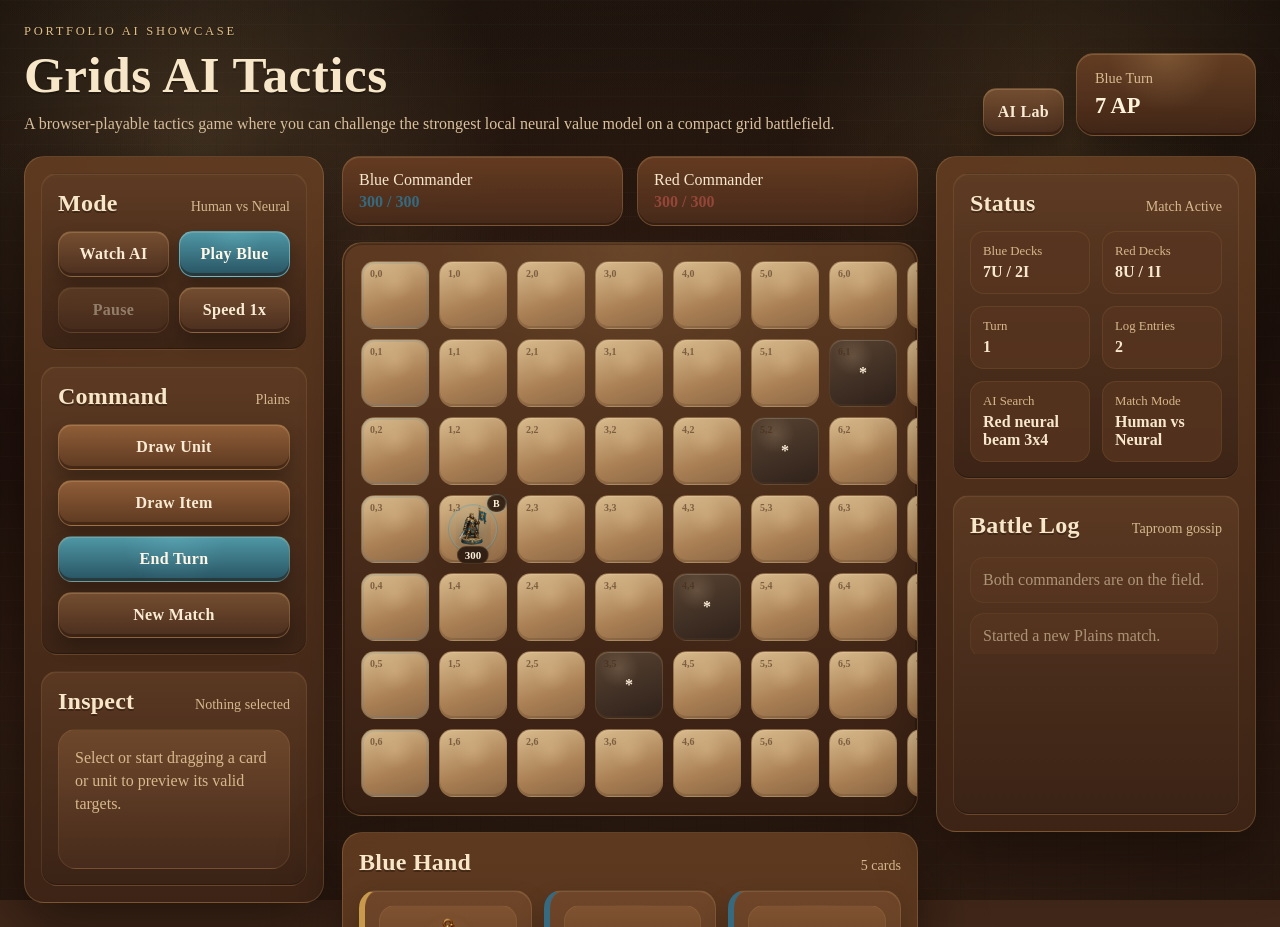
<file: index.html>
<!DOCTYPE html>
<html lang="en">
<head>
  <meta charset="UTF-8">
  <meta name="viewport" content="width=device-width, initial-scale=1.0">
  <meta http-equiv="refresh" content="0; url=./web/">
  <title>Grids AI Tactics</title>
  <link rel="canonical" href="./web/">
  <style>
    body {
      margin: 0;
      min-height: 100vh;
      display: grid;
      place-items: center;
      font-family: Georgia, serif;
      color: #f6e7cd;
      background: #21130f;
    }

    a {
      color: #65b6c6;
    }
  </style>
</head>
<body>
  <p>Opening <a href="./web/">Grids AI Tactics</a>.</p>
</body>
</html>
</file>
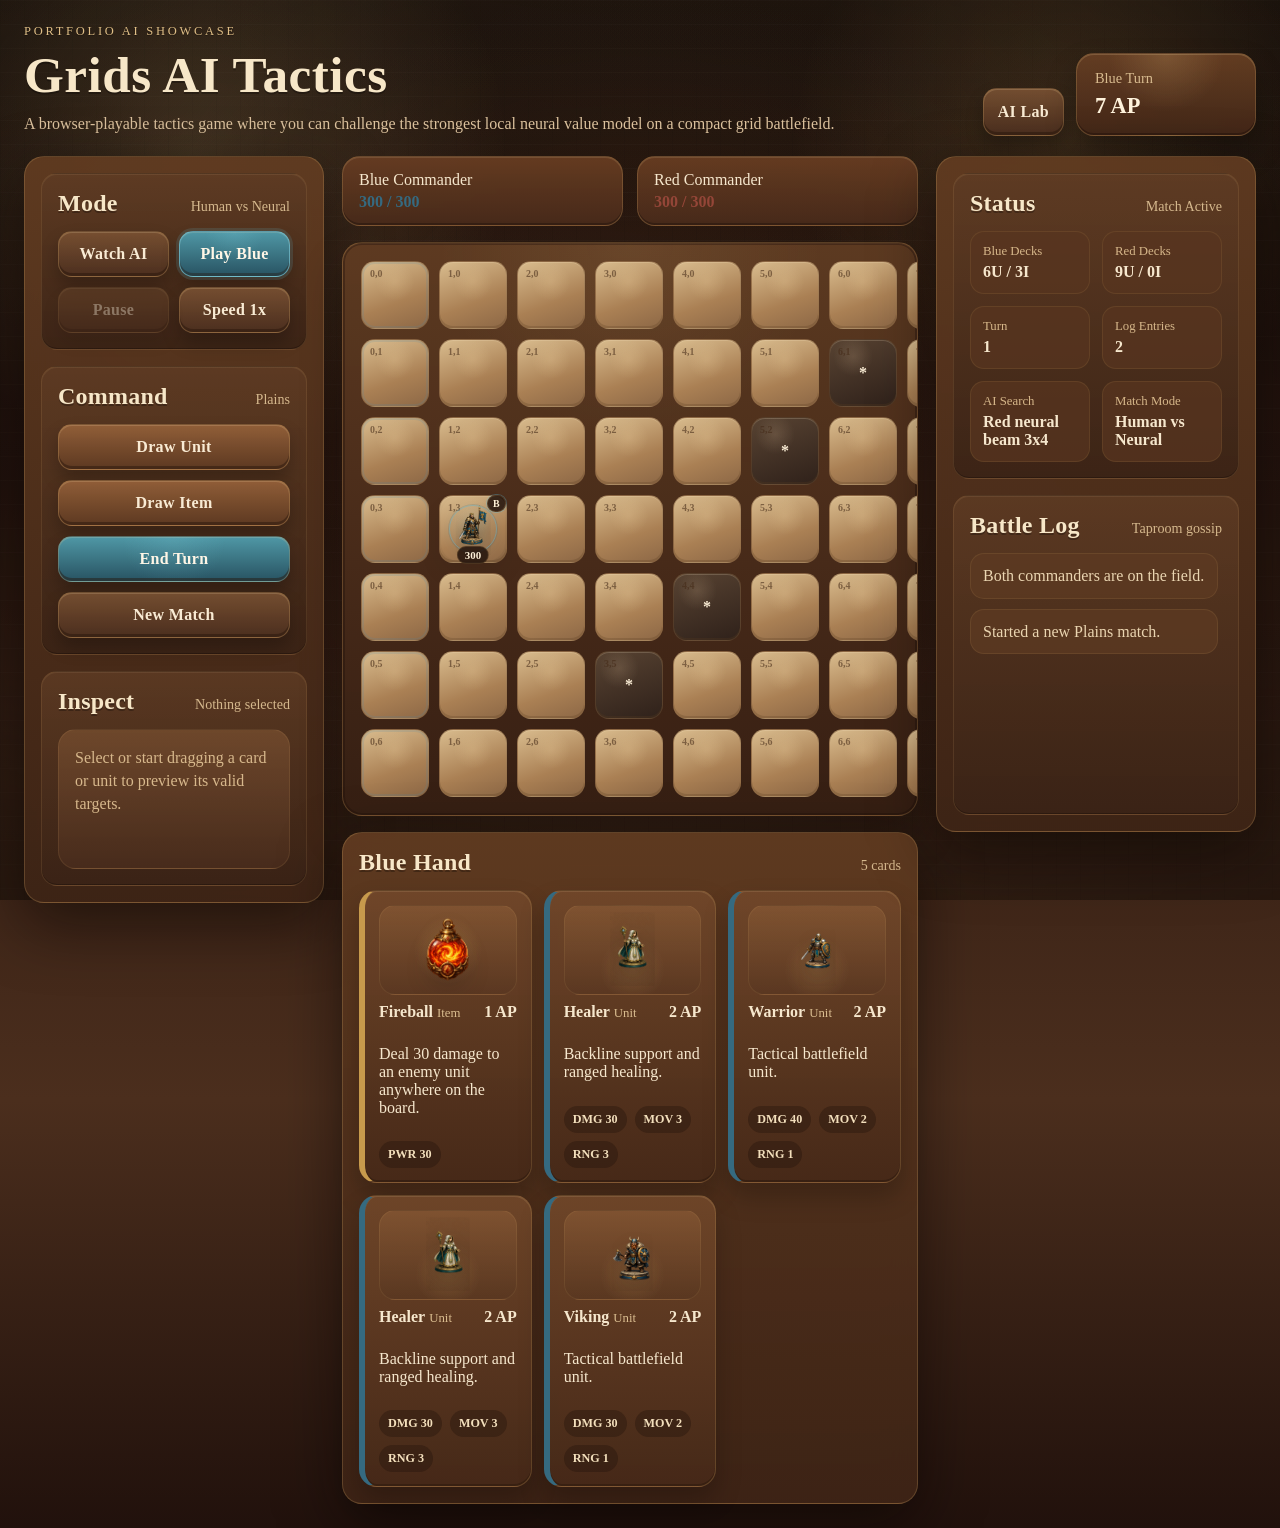
<file: web/index.html>
<!DOCTYPE html>
<html lang="en">
<head>
  <meta charset="UTF-8">
  <meta name="viewport" content="width=device-width, initial-scale=1.0">
  <title>Grids AI Tactics - Autonomous Board Game AI</title>
  <link rel="stylesheet" href="./styles.css">
</head>
<body>
  <div class="page-shell">
    <header class="topbar">
      <div>
        <p class="eyebrow">Portfolio AI Showcase</p>
        <h1>Grids AI Tactics</h1>
        <p class="subtitle">A browser-playable tactics game where you can challenge the strongest local neural value model on a compact grid battlefield.</p>
      </div>
      <div class="topbar-actions">
        <a class="action-btn ghost lab-link" href="./ai-lab.html">AI Lab</a>
        <div class="turn-card" id="turn-card">
          <span id="turn-label">Blue Turn</span>
          <strong id="actions-label">7 AP</strong>
        </div>
      </div>
    </header>

    <main class="layout">
      <aside class="panel panel-left">
        <section class="panel-block">
          <div class="panel-heading">
            <h2>Mode</h2>
            <span id="mode-label">Human vs Neural</span>
          </div>
          <div class="mode-grid" role="group" aria-label="Match mode">
            <button id="watch-ai-btn" class="action-btn ghost" type="button">Watch AI</button>
            <button id="play-blue-btn" class="action-btn primary" type="button">Play Blue</button>
          </div>
          <div class="mode-grid compact" role="group" aria-label="Spectator controls">
            <button id="pause-btn" class="action-btn ghost" type="button">Pause</button>
            <button id="speed-btn" class="action-btn ghost" type="button">Speed 1x</button>
          </div>
        </section>

        <section class="panel-block">
          <div class="panel-heading">
            <h2>Command</h2>
            <span id="map-label">Plains</span>
          </div>
          <div class="button-stack">
            <button id="draw-unit-btn" class="action-btn">Draw Unit</button>
            <button id="draw-item-btn" class="action-btn">Draw Item</button>
            <button id="end-turn-btn" class="action-btn primary">End Turn</button>
            <button id="reset-btn" class="action-btn ghost">New Match</button>
          </div>
        </section>

        <section class="panel-block">
          <div class="panel-heading">
            <h2>Inspect</h2>
            <span id="selection-kind">Nothing selected</span>
          </div>
          <div id="selection-card" class="selection-card empty">
            <p>Select or start dragging a card or unit to preview its valid targets.</p>
          </div>
        </section>
      </aside>

      <section class="board-stage">
        <div class="score-strip">
          <article class="score-card blue">
            <span>Blue Commander</span>
            <strong id="blue-commander-hp">300 / 300</strong>
          </article>
          <article class="score-card red">
            <span>Red Commander</span>
            <strong id="red-commander-hp">300 / 300</strong>
          </article>
        </div>

        <div class="board-frame">
          <div id="board" class="board" aria-label="Game board"></div>
        </div>

        <section class="hand-panel">
          <div class="panel-heading">
            <h2 id="hand-title">Blue Hand</h2>
            <span id="hand-count">0 cards</span>
          </div>
          <div id="hand" class="hand-row"></div>
        </section>
      </section>

      <aside class="panel panel-right">
        <section class="panel-block">
          <div class="panel-heading">
            <h2>Status</h2>
            <span id="winner-label">Match Active</span>
          </div>
          <div class="status-grid">
            <div>
              <span class="status-label">Blue Decks</span>
              <strong id="blue-deck-counts">0 / 0</strong>
            </div>
            <div>
              <span class="status-label">Red Decks</span>
              <strong id="red-deck-counts">0 / 0</strong>
            </div>
            <div>
              <span class="status-label">Turn</span>
              <strong id="turn-number">1</strong>
            </div>
            <div>
              <span class="status-label">Log Entries</span>
              <strong id="log-count">0</strong>
            </div>
            <div>
              <span class="status-label">AI Search</span>
              <strong id="ai-search-label">Neural value</strong>
            </div>
            <div>
              <span class="status-label">Match Mode</span>
              <strong id="match-mode-label">Human vs Neural</strong>
            </div>
          </div>
        </section>

        <section class="panel-block grow">
          <div class="panel-heading">
            <h2>Battle Log</h2>
            <span>Taproom gossip</span>
          </div>
          <div id="log" class="log-list"></div>
        </section>
      </aside>
    </main>
  </div>

  <script src="./assets/models/strongest-value-model.js"></script>
  <script src="./app.js"></script>
</body>
</html>
</file>
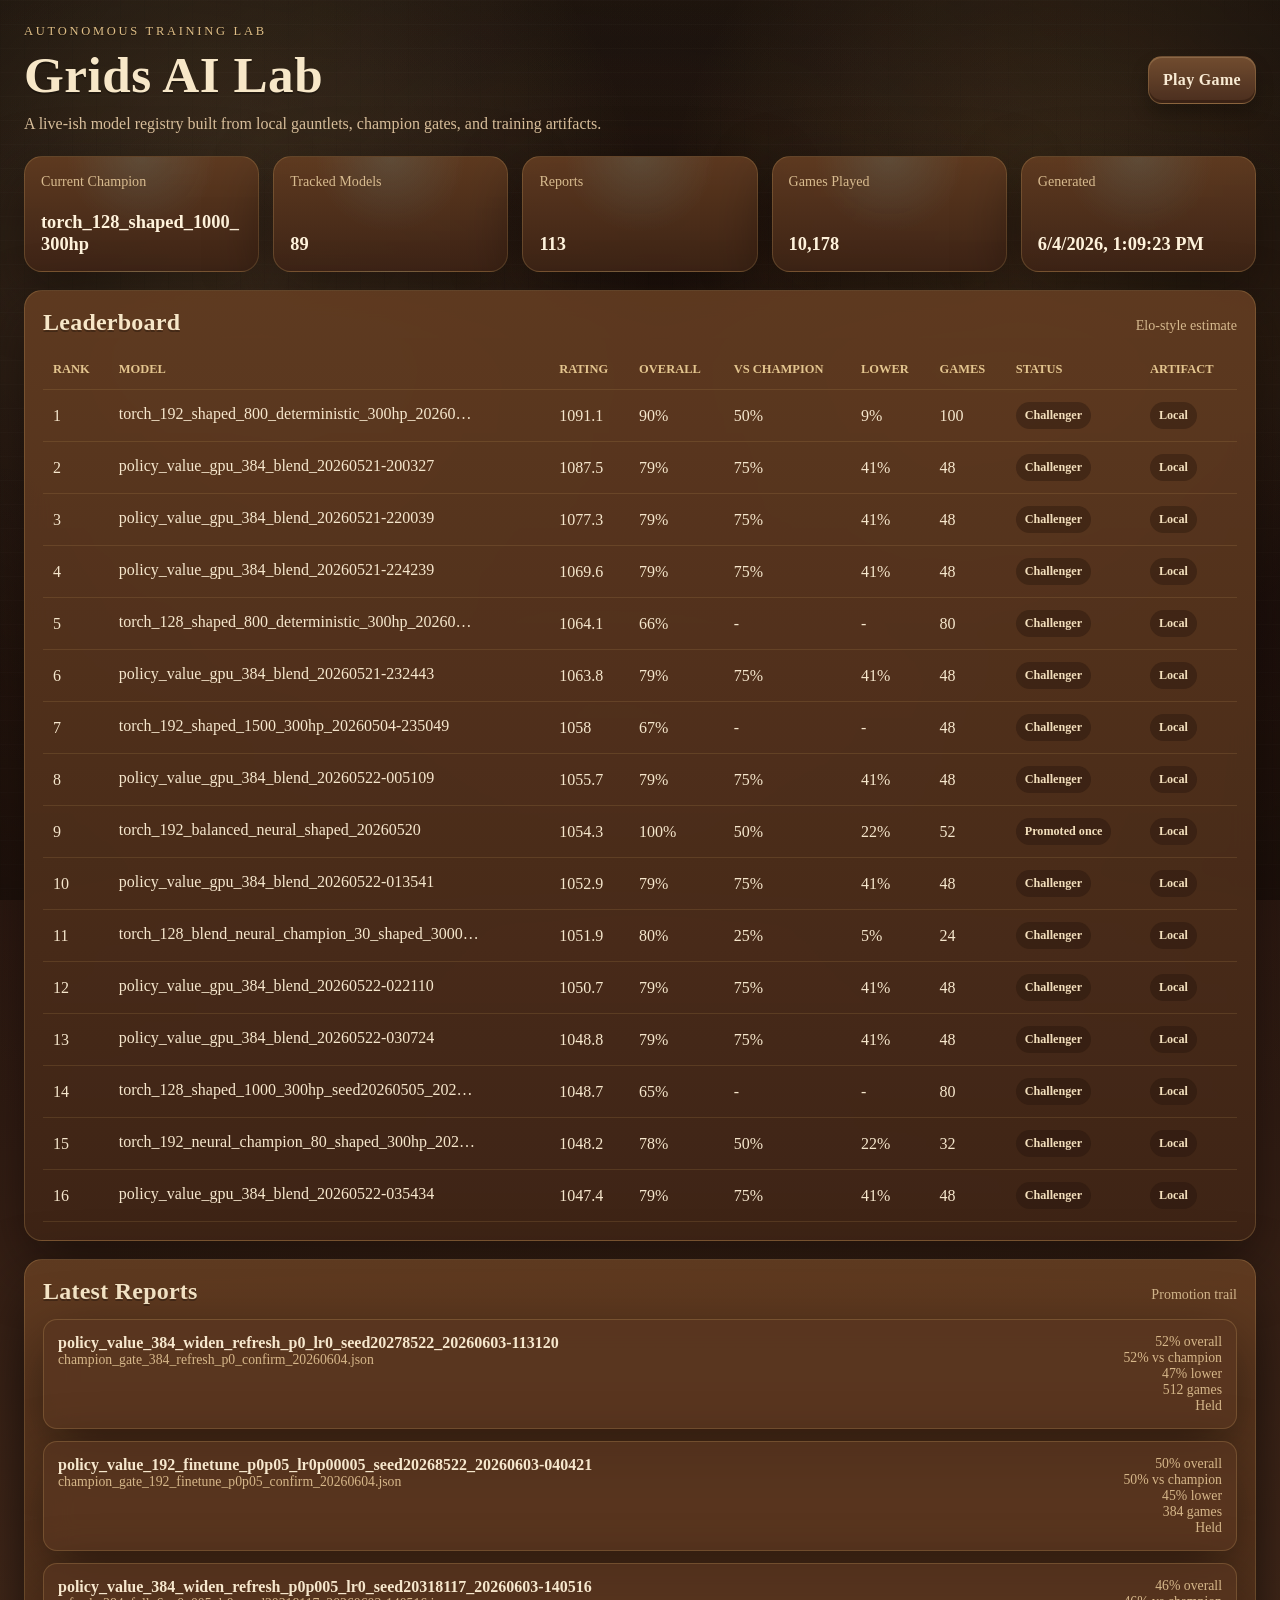
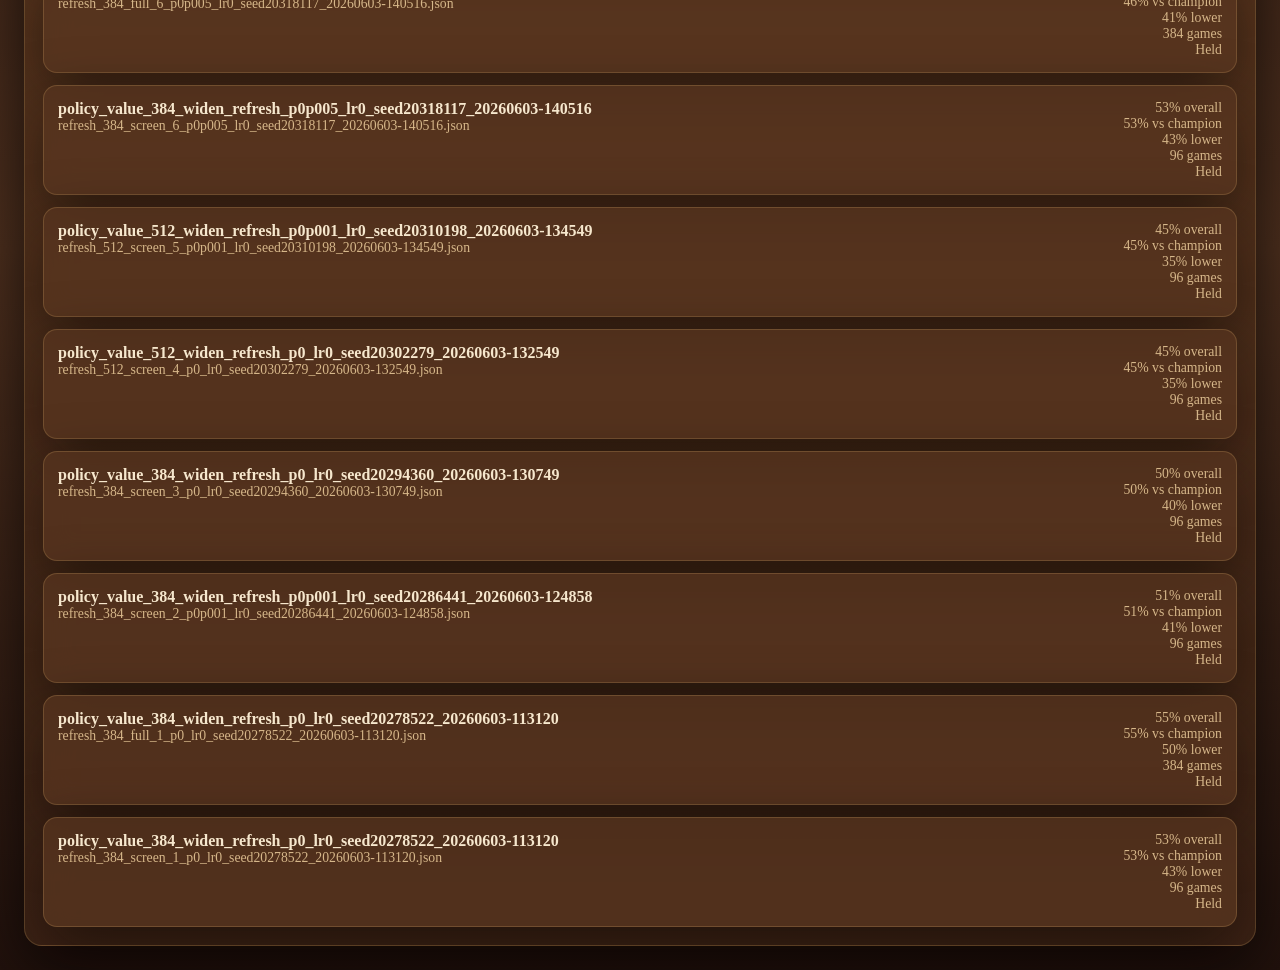
<file: web/ai-lab.html>
<!DOCTYPE html>
<html lang="en">
<head>
  <meta charset="UTF-8">
  <meta name="viewport" content="width=device-width, initial-scale=1.0">
  <title>Grids AI Lab - Model Progress</title>
  <link rel="stylesheet" href="./styles.css">
</head>
<body>
  <div class="page-shell lab-shell">
    <header class="topbar lab-topbar">
      <div>
        <p class="eyebrow">Autonomous Training Lab</p>
        <h1>Grids AI Lab</h1>
        <p class="subtitle">A live-ish model registry built from local gauntlets, champion gates, and training artifacts.</p>
      </div>
      <nav class="lab-nav" aria-label="Portfolio navigation">
        <a class="action-btn ghost lab-link" href="./index.html">Play Game</a>
      </nav>
    </header>

    <main class="lab-layout">
      <section class="lab-hero">
        <div class="lab-metric">
          <span>Current Champion</span>
          <strong id="champion-model">Loading</strong>
        </div>
        <div class="lab-metric">
          <span>Tracked Models</span>
          <strong id="model-count">0</strong>
        </div>
        <div class="lab-metric">
          <span>Reports</span>
          <strong id="report-count">0</strong>
        </div>
        <div class="lab-metric">
          <span>Games Played</span>
          <strong id="games-played-count">0</strong>
        </div>
        <div class="lab-metric">
          <span>Generated</span>
          <strong id="generated-at">-</strong>
        </div>
      </section>

      <section class="panel lab-panel">
        <div class="panel-heading">
          <h2>Leaderboard</h2>
          <span>Elo-style estimate</span>
        </div>
        <div class="lab-table-wrap">
          <table class="lab-table">
            <thead>
              <tr>
                <th>Rank</th>
                <th>Model</th>
                <th>Rating</th>
                <th>Overall</th>
                <th>Vs Champion</th>
                <th>Lower</th>
                <th>Games</th>
                <th>Status</th>
                <th>Artifact</th>
              </tr>
            </thead>
            <tbody id="leaderboard-body"></tbody>
          </table>
        </div>
      </section>

      <section class="panel lab-panel">
        <div class="panel-heading">
          <h2>Latest Reports</h2>
          <span>Promotion trail</span>
        </div>
        <div id="report-list" class="lab-report-list"></div>
      </section>
    </main>
  </div>

  <script src="./ai-lab.js"></script>
</body>
</html>
</file>
<file: web/styles.css>
:root {
  --bg-0: #21130f;
  --bg-1: #3c2418;
  --bg-2: #6a462d;
  --ink: #f6e7cd;
  --muted: #ccb188;
  --panel: rgba(74, 43, 24, 0.84);
  --panel-strong: rgba(94, 54, 28, 0.94);
  --line: rgba(211, 170, 104, 0.24);
  --shadow: 0 22px 60px rgba(8, 4, 2, 0.5);
  --blue: #356a80;
  --blue-bright: #65b6c6;
  --red: #944638;
  --red-bright: #d17b63;
  --gold: #c79a4c;
  --green: #688752;
  --wood-dark: #3d2418;
  --wood-mid: #70492f;
  --wood-light: #9f7148;
  --felt: #27453f;
  --candle: #ffd38a;
  --tile: clamp(36px, 7vw, 68px);
}

* {
  box-sizing: border-box;
}

body {
  margin: 0;
  min-height: 100vh;
  color: var(--ink);
  font-family: "Palatino Linotype", "Book Antiqua", Georgia, serif;
  background:
    radial-gradient(circle at 15% 10%, rgba(255, 211, 138, 0.2), transparent 18%),
    radial-gradient(circle at 84% 9%, rgba(255, 197, 108, 0.18), transparent 16%),
    radial-gradient(circle at 50% 30%, rgba(123, 74, 42, 0.2), transparent 38%),
    linear-gradient(180deg, #120b09, #26150f 30%, #4b2e1d 72%, #21110c);
}

body::before {
  content: "";
  position: fixed;
  inset: 0;
  pointer-events: none;
  background-image:
    linear-gradient(rgba(255, 255, 255, 0.025) 1px, transparent 1px),
    linear-gradient(90deg, rgba(0, 0, 0, 0.06) 1px, transparent 1px),
    linear-gradient(8deg, rgba(157, 111, 63, 0.14), rgba(67, 40, 23, 0.1) 38%, rgba(157, 111, 63, 0.08) 62%, rgba(28, 16, 10, 0.2));
  background-size: 24px 24px, 24px 24px, 100% 100%;
  opacity: 0.68;
}

body::after {
  content: "";
  position: fixed;
  inset: 0;
  pointer-events: none;
  background:
    radial-gradient(circle at center, transparent 38%, rgba(0, 0, 0, 0.26) 100%),
    linear-gradient(180deg, rgba(255, 205, 123, 0.06), transparent 24%, transparent 76%, rgba(0, 0, 0, 0.24));
}

.page-shell {
  position: relative;
  z-index: 1;
  padding: 24px;
}

.topbar {
  display: flex;
  justify-content: space-between;
  align-items: end;
  gap: 20px;
  margin-bottom: 20px;
}

.topbar-actions {
  display: flex;
  align-items: end;
  gap: 12px;
}

.eyebrow {
  margin: 0 0 6px;
  text-transform: uppercase;
  letter-spacing: 0.22em;
  font-size: 0.78rem;
  color: #e0bf87;
  text-shadow: 0 1px 0 rgba(0, 0, 0, 0.35);
}

h1, h2 {
  margin: 0;
  font-family: "Palatino Linotype", "Book Antiqua", Georgia, serif;
  letter-spacing: 0.01em;
  color: #f7e7c8;
  text-shadow: 0 2px 0 rgba(0, 0, 0, 0.28);
}

h1 {
  font-size: clamp(2rem, 4vw, 3.5rem);
}

.subtitle {
  margin: 8px 0 0;
  max-width: 52rem;
  color: #dbc19d;
  line-height: 1.5;
}

.turn-card,
.panel,
.board-frame,
.hand-panel,
.score-card {
  border: 1px solid var(--line);
  box-shadow: var(--shadow);
  backdrop-filter: blur(14px);
}

.turn-card {
  min-width: 180px;
  border-radius: 18px;
  padding: 16px 18px;
  display: flex;
  flex-direction: column;
  gap: 6px;
  background:
    radial-gradient(circle at top, rgba(255, 213, 145, 0.16), transparent 48%),
    linear-gradient(180deg, rgba(103, 63, 35, 0.94), rgba(67, 39, 24, 0.97));
  box-shadow:
    inset 0 1px 0 rgba(255, 224, 170, 0.18),
    inset 0 -2px 0 rgba(28, 13, 8, 0.4),
    0 16px 30px rgba(0, 0, 0, 0.3);
}

.turn-card span {
  font-size: 0.9rem;
  color: #d8bb8f;
}

.turn-card strong {
  font-size: 1.4rem;
  color: #fff3dc;
}

.layout {
  display: grid;
  grid-template-columns: minmax(240px, 300px) minmax(0, 1fr) minmax(260px, 320px);
  gap: 18px;
  align-items: start;
}

.panel,
.hand-panel,
.board-frame {
  border-radius: 20px;
  background:
    linear-gradient(180deg, rgba(98, 60, 33, 0.92), rgba(62, 36, 22, 0.96));
}

.panel {
  padding: 16px;
}

.panel-left,
.panel-right {
  display: flex;
  flex-direction: column;
  gap: 16px;
}

.panel-block {
  padding: 16px;
  border-radius: 16px;
  background:
    linear-gradient(180deg, rgba(95, 60, 36, 0.82), rgba(58, 35, 22, 0.9));
  border: 1px solid rgba(212, 166, 100, 0.14);
  box-shadow:
    inset 0 1px 0 rgba(255, 225, 182, 0.08),
    inset 0 -1px 0 rgba(19, 10, 6, 0.35);
}

.panel-block.grow {
  min-height: 320px;
}

.panel-heading {
  display: flex;
  justify-content: space-between;
  gap: 12px;
  align-items: baseline;
  margin-bottom: 14px;
}

.panel-heading span {
  color: #d5b88d;
  font-size: 0.88rem;
}

.button-stack {
  display: grid;
  gap: 10px;
}

.mode-grid {
  display: grid;
  grid-template-columns: repeat(2, minmax(0, 1fr));
  gap: 10px;
}

.mode-grid.compact {
  margin-top: 10px;
}

.action-btn {
  appearance: none;
  border: 1px solid rgba(212, 170, 105, 0.26);
  border-radius: 14px;
  padding: 13px 14px;
  font: inherit;
  font-weight: 700;
  letter-spacing: 0.02em;
  color: #f9ebd4;
  background:
    linear-gradient(180deg, rgba(147, 96, 57, 0.96), rgba(93, 57, 34, 0.98));
  cursor: pointer;
  box-shadow:
    inset 0 1px 0 rgba(255, 225, 182, 0.18),
    inset 0 -3px 0 rgba(39, 20, 11, 0.45),
    0 10px 18px rgba(0, 0, 0, 0.24);
  transition: transform 120ms ease, box-shadow 120ms ease, opacity 120ms ease, filter 120ms ease;
}

.action-btn:hover:not(:disabled) {
  transform: translateY(-1px);
  filter: brightness(1.05);
}

.action-btn:active:not(:disabled) {
  transform: translateY(2px);
  box-shadow:
    inset 0 2px 0 rgba(39, 20, 11, 0.32),
    inset 0 -1px 0 rgba(255, 225, 182, 0.08),
    0 4px 10px rgba(0, 0, 0, 0.22);
}

.action-btn:disabled {
  cursor: not-allowed;
  opacity: 0.4;
}

.action-btn.primary {
  color: #fff6e6;
  background:
    radial-gradient(circle at top, rgba(132, 214, 227, 0.16), transparent 42%),
    linear-gradient(180deg, #4f97a5, #285362);
}

.action-btn.ghost {
  background:
    linear-gradient(180deg, rgba(122, 82, 51, 0.9), rgba(76, 47, 31, 0.95));
}

.action-btn.active {
  border-color: rgba(135, 211, 225, 0.56);
  box-shadow:
    inset 0 1px 0 rgba(255, 232, 191, 0.14),
    inset 0 -3px 0 rgba(39, 20, 11, 0.36),
    0 0 0 3px rgba(101, 182, 198, 0.16),
    0 10px 18px rgba(0, 0, 0, 0.24);
}

.lab-link {
  display: inline-flex;
  align-items: center;
  justify-content: center;
  min-height: 48px;
  text-decoration: none;
}

.note {
  margin: 12px 0 0;
  color: #d8bc95;
  line-height: 1.45;
  font-size: 0.92rem;
}

.selection-card {
  min-height: 140px;
  border-radius: 18px;
  padding: 16px;
  background:
    linear-gradient(180deg, rgba(120, 79, 48, 0.74), rgba(74, 45, 29, 0.82));
  border: 1px solid rgba(217, 170, 104, 0.12);
}

.selection-card.empty {
  color: #d7b88c;
}

.selection-card h3 {
  margin: 0 0 8px;
  font-size: 1.1rem;
}

.selection-card p {
  margin: 0;
  line-height: 1.45;
}

.selection-meta {
  display: grid;
  grid-template-columns: repeat(2, minmax(0, 1fr));
  gap: 10px;
  margin-top: 12px;
}

.selection-meta strong {
  display: block;
  font-size: 1.05rem;
}

.selection-meta span {
  color: #d5b88b;
  font-size: 0.82rem;
}

.board-stage {
  display: flex;
  flex-direction: column;
  gap: 16px;
}

.score-strip {
  display: grid;
  grid-template-columns: repeat(2, minmax(0, 1fr));
  gap: 14px;
}

.score-card {
  padding: 14px 16px;
  border-radius: 18px;
  background:
    linear-gradient(180deg, rgba(104, 61, 34, 0.94), rgba(71, 42, 26, 0.98));
  display: flex;
  flex-direction: column;
  gap: 4px;
  box-shadow:
    inset 0 1px 0 rgba(255, 226, 184, 0.12),
    inset 0 -2px 0 rgba(21, 11, 8, 0.32);
}

.score-card.blue strong {
  color: var(--blue);
}

.score-card.red strong {
  color: var(--red);
}

.board-frame {
  padding: 18px;
  overflow: auto;
  background:
    radial-gradient(circle at top, rgba(255, 214, 140, 0.08), transparent 30%),
    linear-gradient(180deg, rgba(95, 59, 34, 0.96), rgba(54, 31, 19, 0.99));
  border: 1px solid rgba(205, 161, 94, 0.24);
  box-shadow:
    inset 0 0 0 2px rgba(31, 16, 9, 0.35),
    inset 0 1px 0 rgba(255, 226, 180, 0.08),
    0 22px 40px rgba(0, 0, 0, 0.3);
}

.board {
  width: max-content;
  margin: 0 auto;
  display: grid;
  grid-template-columns: repeat(10, var(--tile));
  gap: 10px;
}

.cell {
  width: var(--tile);
  height: var(--tile);
  position: relative;
  border-radius: 14px;
  border: 1px solid rgba(118, 85, 53, 0.44);
  display: grid;
  place-items: center;
  font-weight: 800;
  user-select: none;
  transition: transform 140ms ease, box-shadow 140ms ease, background 140ms ease, border-color 140ms ease;
  background:
    radial-gradient(circle at 50% 30%, rgba(255, 226, 173, 0.18), transparent 34%),
    linear-gradient(160deg, #d9bc8e, #aa8054 60%, #8d6846);
  box-shadow:
    inset 0 1px 0 rgba(255, 237, 204, 0.18),
    inset 0 -2px 0 rgba(90, 62, 34, 0.25);
}

.cell::before {
  content: attr(data-coord);
  position: absolute;
  left: 8px;
  top: 6px;
  font-size: 0.62rem;
  color: rgba(68, 42, 22, 0.58);
  font-weight: 700;
}

.cell.blocker {
  background:
    radial-gradient(circle at 35% 25%, rgba(255, 220, 179, 0.14), transparent 30%),
    linear-gradient(160deg, #584332, #2f211a);
  color: #f8ebd3;
}

.cell.deploy-blue {
  box-shadow: inset 0 0 0 2px rgba(68, 132, 165, 0.16);
}

.cell.deploy-red {
  box-shadow: inset 0 0 0 2px rgba(175, 88, 64, 0.16);
}

.cell.highlight-deploy,
.cell.highlight-move,
.cell.highlight-attack,
.cell.highlight-heal,
.cell.highlight-item {
  transform: translateY(-1px) scale(1.02);
}

.cell.highlight-deploy {
  background: linear-gradient(160deg, rgba(116, 203, 209, 0.86), rgba(61, 127, 143, 0.82));
}

.cell.highlight-move {
  background: linear-gradient(160deg, rgba(190, 214, 129, 0.92), rgba(103, 133, 61, 0.84));
}

.cell.highlight-attack {
  background: linear-gradient(160deg, rgba(213, 126, 102, 0.94), rgba(132, 53, 37, 0.84));
}

.cell.highlight-heal {
  background: linear-gradient(160deg, rgba(207, 228, 167, 0.94), rgba(100, 150, 85, 0.82));
}

.cell.highlight-item {
  background: linear-gradient(160deg, rgba(236, 188, 104, 0.96), rgba(166, 102, 33, 0.82));
}

.unit-token {
  width: calc(var(--tile) - 4px);
  height: calc(var(--tile) - 4px);
  border-radius: 18px;
  display: block;
  cursor: grab;
  box-shadow: 0 12px 24px rgba(0, 0, 0, 0.08);
  position: relative;
  overflow: visible;
  background: transparent;
}

.unit-token::before {
  content: "";
  position: absolute;
  inset: 18% 16% 14%;
  border-radius: 50%;
  filter: blur(10px);
  opacity: 0.9;
}

.piece-window {
  position: absolute;
  left: 50%;
  overflow: hidden;
  transform: translateX(-50%);
  pointer-events: none;
}

.piece-strip {
  display: block;
  height: 100%;
  width: auto;
  transform: translateX(calc(var(--frame-index, 0) * -20%));
  transform-origin: top left;
}

.token-window {
  bottom: 10%;
  height: 90%;
  aspect-ratio: var(--frame-ratio, 0.56);
  z-index: 1;
}

.token-sprite {
  filter: drop-shadow(0 8px 8px rgba(33, 22, 15, 0.22));
}

.cell-effect-window {
  top: 50%;
  width: calc(128% * var(--frame-ratio, 0.6));
  height: 128%;
  transform: translate(-50%, -50%);
  z-index: 4;
}

.cell-effect-strip {
  filter: drop-shadow(0 10px 10px rgba(33, 22, 15, 0.2));
}

.unit-token::after {
  content: "";
  position: absolute;
  inset: 8px;
  border-radius: 999px;
  border: 1px solid transparent;
  z-index: 2;
  pointer-events: none;
}

.unit-token.blue::before {
  background: radial-gradient(circle, rgba(88, 182, 214, 0.34), transparent 68%);
}

.unit-token.red::before {
  background: radial-gradient(circle, rgba(218, 125, 103, 0.34), transparent 68%);
}

.unit-token.blue::after {
  border-color: rgba(88, 182, 214, 0.42);
  box-shadow: 0 0 0 1px rgba(46, 108, 134, 0.18);
}

.unit-token.red::after {
  border-color: rgba(218, 125, 103, 0.44);
  box-shadow: 0 0 0 1px rgba(157, 65, 48, 0.18);
}

.unit-token.spent {
  outline: 3px solid rgba(244, 204, 120, 0.86);
}

.unit-token.selected {
  outline: 3px solid rgba(255, 236, 204, 0.9);
  box-shadow: 0 0 0 4px rgba(239, 193, 113, 0.22), 0 10px 22px rgba(0, 0, 0, 0.16);
}

.token-hp {
  position: absolute;
  left: 50%;
  bottom: -3px;
  transform: translateX(-50%);
  z-index: 3;
  min-width: 28px;
  padding: 2px 7px;
  border-radius: 999px;
  font-size: 0.68rem;
  font-weight: 700;
  text-align: center;
  color: #fff3db;
  background: rgba(37, 21, 13, 0.88);
  border: 1px solid rgba(214, 168, 103, 0.2);
}

.token-side {
  position: absolute;
  top: -2px;
  right: -1px;
  z-index: 3;
  min-width: 18px;
  padding: 2px 5px;
  border-radius: 999px;
  font-size: 0.62rem;
  font-weight: 800;
  letter-spacing: 0.04em;
  text-align: center;
  color: #fff1d6;
  background: rgba(37, 21, 13, 0.88);
  border: 1px solid rgba(214, 168, 103, 0.2);
}

.unit-token.blue .token-side {
  box-shadow: 0 0 0 1px rgba(88, 182, 214, 0.32);
}

.unit-token.red .token-side {
  box-shadow: 0 0 0 1px rgba(218, 125, 103, 0.32);
}

.dragging {
  opacity: 0.62;
}

.hand-panel {
  padding: 16px;
}

.hand-row {
  display: grid;
  grid-template-columns: repeat(auto-fit, minmax(132px, 1fr));
  gap: 12px;
}

.card {
  border-radius: 18px;
  padding: 14px;
  min-height: 138px;
  border: 1px solid rgba(205, 162, 96, 0.22);
  background:
    linear-gradient(180deg, rgba(113, 71, 42, 0.92), rgba(70, 41, 24, 0.95));
  cursor: grab;
  box-shadow:
    inset 0 1px 0 rgba(255, 226, 180, 0.12),
    inset 0 -2px 0 rgba(23, 11, 7, 0.28),
    0 14px 26px rgba(0, 0, 0, 0.22);
  display: flex;
  flex-direction: column;
  gap: 8px;
  transition: transform 120ms ease, box-shadow 120ms ease;
}

.card:hover {
  transform: translateY(-2px);
}

.card.selected {
  border-color: rgba(239, 193, 113, 0.4);
  box-shadow:
    inset 0 1px 0 rgba(255, 232, 191, 0.16),
    0 16px 30px rgba(0, 0, 0, 0.3),
    0 0 0 2px rgba(242, 201, 126, 0.18);
  transform: translateY(-2px);
}

.card.unit {
  border-left: 6px solid var(--blue);
}

.card.item {
  border-left: 6px solid var(--gold);
}

.card-title {
  display: flex;
  justify-content: space-between;
  align-items: start;
  gap: 12px;
}

.card-figure {
  height: 90px;
  border-radius: 16px;
  border: 1px solid rgba(206, 166, 99, 0.12);
  background:
    radial-gradient(circle at 50% 72%, rgba(255, 210, 124, 0.14), transparent 35%),
    linear-gradient(180deg, rgba(146, 97, 58, 0.5), rgba(82, 51, 31, 0.44));
  position: relative;
  overflow: hidden;
}

.item-figure {
  display: grid;
  place-items: center;
  background:
    radial-gradient(circle at 50% 50%, rgba(244, 198, 103, 0.2), transparent 42%),
    linear-gradient(180deg, rgba(146, 97, 58, 0.5), rgba(82, 51, 31, 0.44));
}

.card-window {
  top: 6px;
  height: calc(100% - 14px);
  aspect-ratio: var(--frame-ratio, 0.56);
}

.card-sprite {
  filter: drop-shadow(0 8px 8px rgba(33, 22, 15, 0.18));
}

.item-icon {
  width: 72px;
  height: 72px;
  object-fit: contain;
  filter: drop-shadow(0 10px 10px rgba(33, 22, 15, 0.18));
}

.card-title strong {
  font-size: 1rem;
}

.card-title span {
  font-size: 0.8rem;
  color: #d9bc8f;
}

.card-stats {
  margin-top: auto;
  display: flex;
  flex-wrap: wrap;
  gap: 8px;
}

.pill {
  display: inline-flex;
  align-items: center;
  gap: 4px;
  padding: 6px 9px;
  border-radius: 999px;
  background: rgba(34, 20, 12, 0.38);
  font-size: 0.76rem;
  font-weight: 700;
  color: #f3dfbc;
}

.status-grid {
  display: grid;
  grid-template-columns: repeat(2, minmax(0, 1fr));
  gap: 12px;
}

.status-grid > div {
  padding: 12px;
  border-radius: 14px;
  background: rgba(88, 53, 31, 0.74);
  border: 1px solid rgba(205, 162, 95, 0.12);
}

.status-label {
  display: block;
  color: #d6b78a;
  font-size: 0.8rem;
  margin-bottom: 4px;
}

.log-list {
  display: flex;
  flex-direction: column;
  gap: 10px;
  max-height: 420px;
  overflow: auto;
  padding-right: 4px;
}

.log-entry {
  padding: 11px 12px;
  border-radius: 14px;
  background: rgba(94, 58, 35, 0.74);
  border: 1px solid rgba(205, 163, 97, 0.12);
  color: #ead5b1;
  line-height: 1.35;
  animation: lift-in 240ms ease;
}

@keyframes lift-in {
  from {
    opacity: 0;
    transform: translateY(10px);
  }
  to {
    opacity: 1;
    transform: translateY(0);
  }
}

@media (max-width: 1180px) {
  .layout {
    grid-template-columns: 1fr;
  }

  .panel-left,
  .panel-right {
    order: 2;
  }

  .board-stage {
    order: 1;
  }
}

@media (max-width: 720px) {
  .page-shell {
    padding: 16px;
  }

  .topbar {
    flex-direction: column;
    align-items: stretch;
  }

  .topbar-actions {
    align-items: stretch;
  }

  .score-strip {
    grid-template-columns: 1fr;
  }

  .hand-row {
    grid-template-columns: 1fr 1fr;
  }
}

.lab-shell {
  max-width: 1280px;
  margin: 0 auto;
}

.lab-topbar {
  align-items: center;
}

.lab-nav {
  display: flex;
  align-items: center;
}

.lab-layout {
  display: grid;
  gap: 18px;
}

.lab-hero {
  display: grid;
  grid-template-columns: repeat(auto-fit, minmax(180px, 1fr));
  gap: 14px;
}

.lab-metric,
.lab-panel,
.lab-report {
  border: 1px solid var(--line);
  box-shadow: var(--shadow);
  backdrop-filter: blur(14px);
}

.lab-metric {
  min-height: 116px;
  border-radius: 18px;
  padding: 16px;
  display: flex;
  flex-direction: column;
  justify-content: space-between;
  background:
    radial-gradient(circle at top, rgba(101, 182, 198, 0.14), transparent 46%),
    linear-gradient(180deg, rgba(98, 60, 33, 0.92), rgba(62, 36, 22, 0.96));
}

.lab-metric span {
  color: #d8bb8f;
  font-size: 0.88rem;
}

.lab-metric strong {
  color: #fff3dc;
  font-size: 1.15rem;
  line-height: 1.2;
  overflow-wrap: anywhere;
}

.lab-panel {
  border-radius: 18px;
  padding: 18px;
}

.lab-table-wrap {
  overflow: auto;
}

.lab-table {
  width: 100%;
  border-collapse: collapse;
  min-width: 760px;
}

.lab-table th,
.lab-table td {
  padding: 12px 10px;
  border-bottom: 1px solid rgba(205, 162, 95, 0.16);
  text-align: left;
  vertical-align: middle;
}

.lab-table th {
  color: #e3c58f;
  font-size: 0.78rem;
  text-transform: uppercase;
}

.lab-model-name {
  display: inline-block;
  max-width: 360px;
  overflow: hidden;
  text-overflow: ellipsis;
  white-space: nowrap;
}

.lab-report-list {
  display: grid;
  gap: 12px;
}

.lab-report {
  border-radius: 14px;
  padding: 14px;
  display: flex;
  justify-content: space-between;
  gap: 16px;
  background: rgba(88, 53, 31, 0.74);
}

.lab-report strong,
.lab-report span {
  display: block;
}

.lab-report span {
  color: #d6b78a;
  font-size: 0.86rem;
  overflow-wrap: anywhere;
}

.lab-report-stats {
  min-width: 220px;
  text-align: right;
}

@media (max-width: 900px) {
  .lab-hero {
    grid-template-columns: repeat(2, minmax(0, 1fr));
  }

  .lab-report {
    flex-direction: column;
  }

  .lab-report-stats {
    min-width: 0;
    text-align: left;
  }
}

@media (max-width: 560px) {
  .topbar-actions {
    flex-direction: column;
  }

  .lab-hero {
    grid-template-columns: 1fr;
  }
}
</file>
